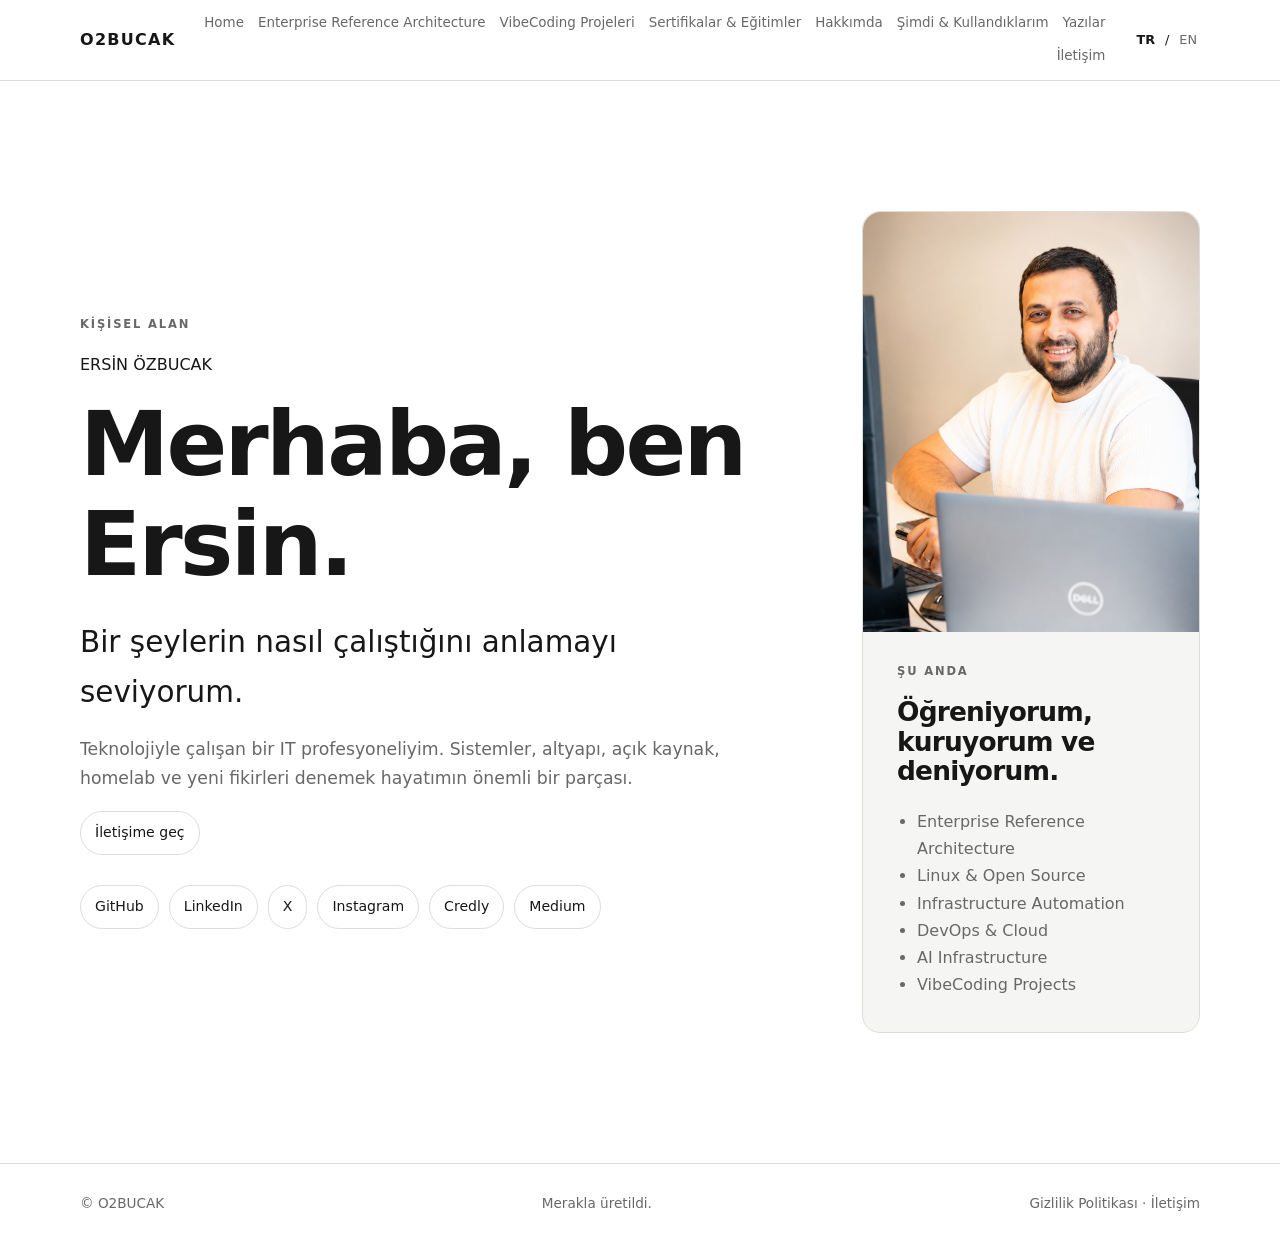
<file: index.html>
<!doctype html>
<html lang="tr"><head><meta charset="utf-8"><meta name="viewport" content="width=device-width, initial-scale=1">
<meta name="description" content="Ersin ÖZBUCAK — IT, technology, infrastructure, projects and personal journey."><title>O2BUCAK — Ersin ÖZBUCAK</title>
<meta property="og:title" content="O2BUCAK — Ersin ÖZBUCAK">
<meta property="og:description" content="Ersin ÖZBUCAK — IT, technology, infrastructure, projects and personal journey.">
<meta property="og:image" content="https://ersinozbucak.tr/assets/images/profile/ersin-home.png">
<meta property="og:url" content="https://ersinozbucak.tr/">
<meta property="og:type" content="website">
<script type="application/ld+json">{"@context":"https://schema.org","@type":"Organization","name":"O2BUCAK — Ersin ÖZBUCAK","url":"https://ersinozbucak.tr/","logo":"https://ersinozbucak.tr/assets/images/profile/ersin-home.png","sameAs":["https://github.com/O2BUCAK","https://www.linkedin.com/in/ersinozbucak/","https://x.com/o2bucak","https://www.instagram.com/o2bucak/","https://www.credly.com/users/o2bucak","https://o2bucak.medium.com/"]}</script>
<script async src="https://pagead2.googlesyndication.com/pagead/js/adsbygoogle.js?client=ca-pub-1046887903835726" crossorigin="anonymous"></script>
<link rel="canonical" href="https://ersinozbucak.tr/">
<link rel="icon" href="assets/favicon.svg" type="image/svg+xml"><link rel="stylesheet" href="assets/css/style.css"></head><body><header class="site-header"><div class="container nav-wrap"><a class="brand" href="index.html">O2BUCAK</a><nav class="nav">
<a href="index.html" data-i18n="nav.home">Home</a><a href="architecture.html" data-i18n="nav.architecture">Enterprise Reference Architecture</a><a href="projects.html" data-i18n="nav.vibecoding">VibeCoding Projeleri</a><a href="certifications.html" data-i18n="nav.certifications">Sertifikalar & Eğitimler</a><a href="about.html" data-i18n="nav.about">Hakkımda</a><a href="now.html" data-i18n="nav.now">Şimdi & Kullandıklarım</a><a href="articles.html" data-i18n="nav.articles">Yazılar</a><a href="contact.html">İletişim</a></nav><div class="language-switcher"><button class="lang active" data-lang="tr">TR</button><span>/</span><button class="lang" data-lang="en">EN</button></div></div></header><main><section id="home" class="hero section"><div class="container hero-grid"><div><p class="eyebrow" data-i18n="home.eyebrow">KİŞİSEL ALAN</p><p class="hero-kicker">ERSİN ÖZBUCAK</p><h1 data-i18n="home.title">Merhaba, ben Ersin.</h1><p class="hero-lead" data-i18n="home.lead">Bir şeylerin nasıl çalıştığını anlamayı seviyorum.</p><p class="hero-copy" data-i18n="home.intro">Teknolojiyle çalışan bir IT profesyoneliyim. Sistemler, altyapı, açık kaynak, homelab ve yeni fikirleri denemek hayatımın önemli bir parçası.</p><a class="button site-cta" href="contact.html">İletişime geç</a><div class="socials"><a href="#" data-social="github">GitHub</a><a href="#" data-social="linkedin">LinkedIn</a><a href="#" data-social="x">X</a><a href="#" data-social="instagram">Instagram</a><a href="#" data-social="credly">Credly</a><a href="#" data-social="medium">Medium</a></div></div><div class="hero-card"><p class="eyebrow" data-i18n="home.currentLabel">ŞU ANDA</p><h2 data-i18n="home.currentTitle">Öğreniyorum, kuruyorum ve deniyorum.</h2><ul><li data-i18n="home.current1">Enterprise Reference Architecture</li><li data-i18n="home.current2">Linux & Open Source</li><li data-i18n="home.current3">Infrastructure Automation</li><li data-i18n="home.current4">DevOps & Cloud</li><li data-i18n="home.current5">AI Infrastructure</li><li data-i18n="home.current6">VibeCoding Projects</li></ul></div></div></section>

</main><footer class="site-footer"><div class="container footer-wrap"><span>© <span id="year"></span> O2BUCAK</span><span data-i18n="footer.text">Merakla üretildi.</span><span><a href="privacy.html">Gizlilik Politikası</a> · <a href="contact.html">İletişim</a></span></div></footer><script src="assets/js/main.js"></script></body></html>
</file>
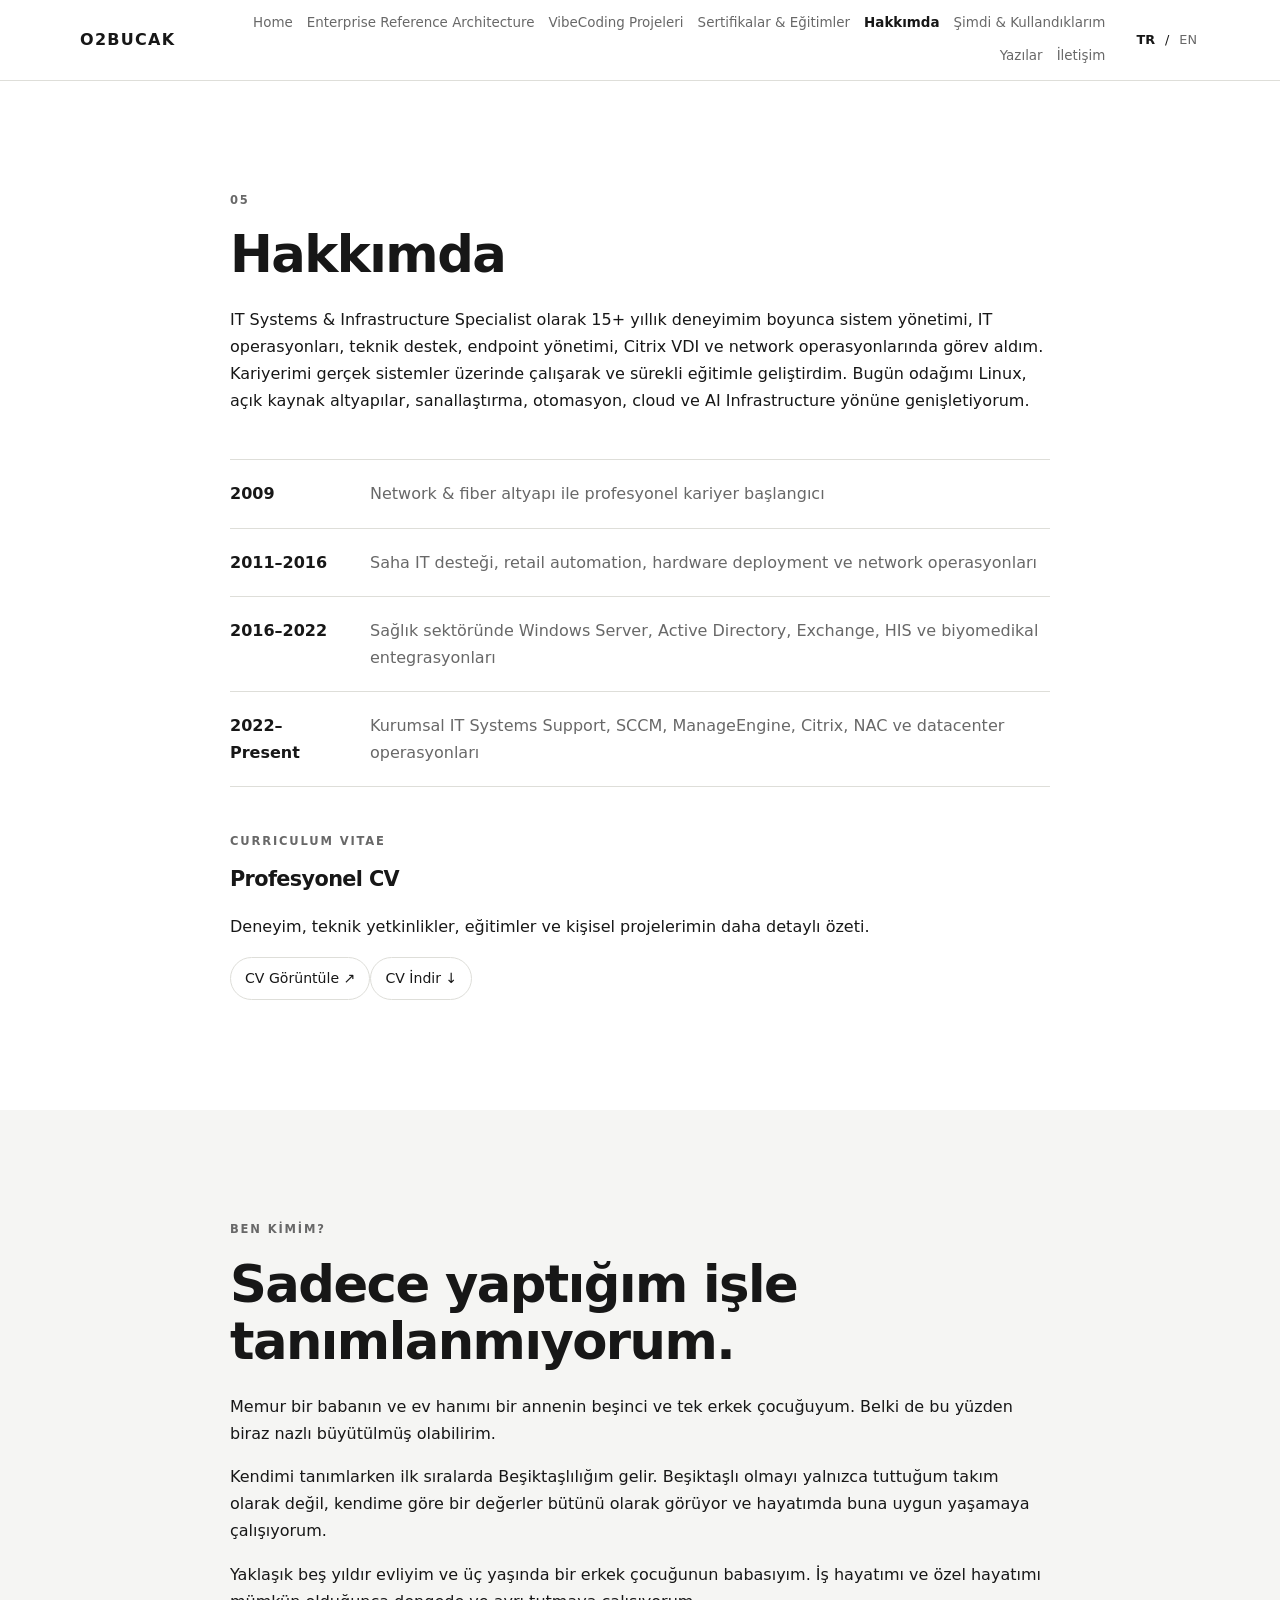
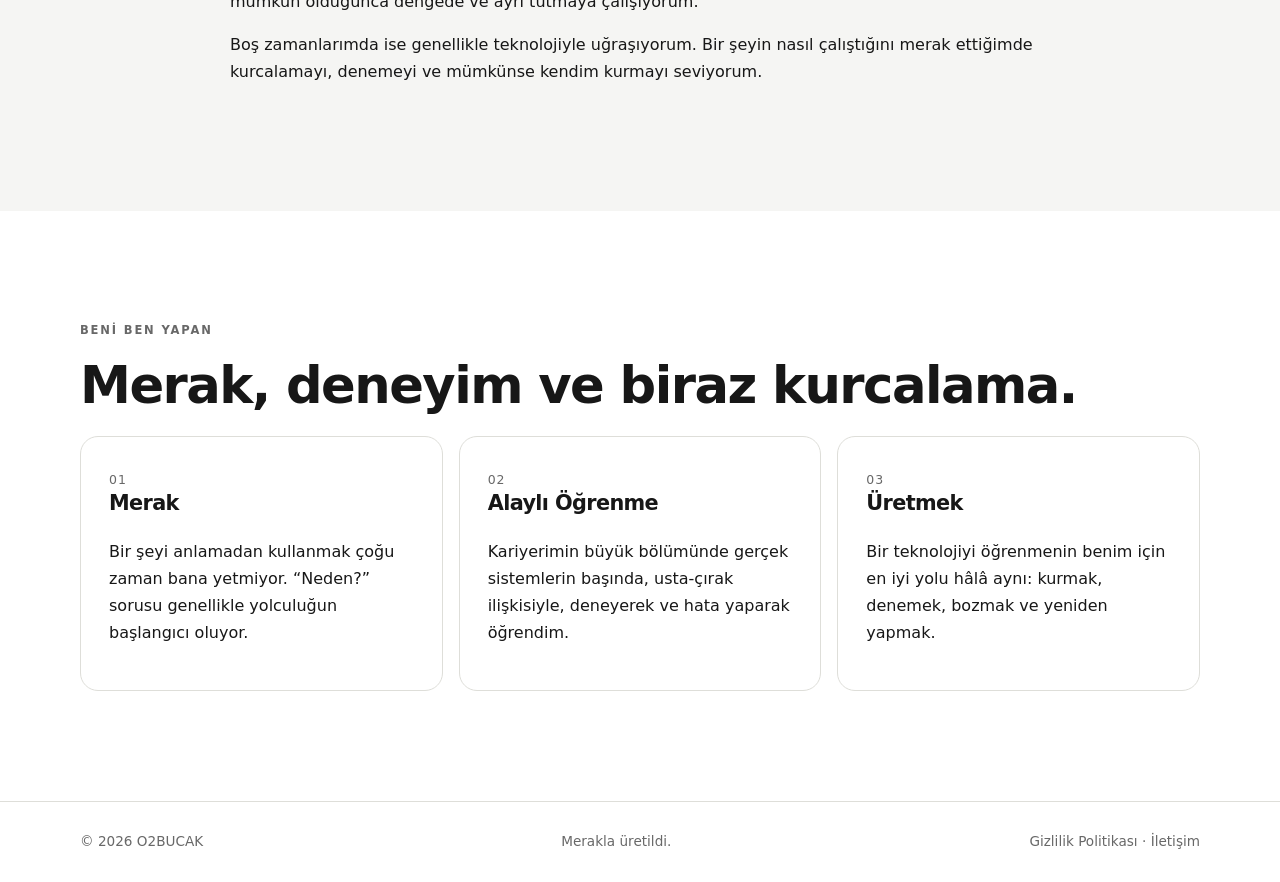
<file: about.html>
<!doctype html>
<html lang="tr"><head><meta charset="utf-8"><meta name="viewport" content="width=device-width, initial-scale=1">
<meta name="description" content="About Ersin ÖZBUCAK"><title>About — O2BUCAK</title>
<link rel="canonical" href="https://ersinozbucak.tr/about.html">
<link rel="icon" href="assets/favicon.svg" type="image/svg+xml"><link rel="stylesheet" href="assets/css/style.css"><script async src="https://pagead2.googlesyndication.com/pagead/js/adsbygoogle.js?client=ca-pub-1046887903835726" crossorigin="anonymous"></script></head><body><header class="site-header"><div class="container nav-wrap"><a class="brand" href="index.html">O2BUCAK</a><nav class="nav">
<a href="index.html" data-i18n="nav.home">Home</a><a href="architecture.html" data-i18n="nav.architecture">Enterprise Reference Architecture</a><a href="projects.html" data-i18n="nav.vibecoding">VibeCoding Projeleri</a><a href="certifications.html" data-i18n="nav.certifications">Sertifikalar & Eğitimler</a><a href="about.html" data-i18n="nav.about">Hakkımda</a><a href="now.html" data-i18n="nav.now">Şimdi & Kullandıklarım</a><a href="articles.html" data-i18n="nav.articles">Yazılar</a><a href="contact.html">İletişim</a></nav><div class="language-switcher"><button class="lang active" data-lang="tr">TR</button><span>/</span><button class="lang" data-lang="en">EN</button></div></div></header><main><section id="about" class="section"><div class="container narrow"><p class="eyebrow">05</p><h2 data-i18n="about.title">Hakkımda</h2><p data-i18n="about.intro">IT Systems & Infrastructure Specialist olarak 15+ yıllık deneyimim boyunca sistem yönetimi, IT operasyonları, teknik destek, endpoint yönetimi, Citrix VDI ve network operasyonlarında görev aldım. Kariyerimi gerçek sistemler üzerinde çalışarak ve sürekli eğitimle geliştirdim. Bugün odağımı Linux, açık kaynak altyapılar, sanallaştırma, otomasyon, cloud ve AI Infrastructure yönüne genişletiyorum.</p>
<div class="timeline"><div><strong>2009</strong><span data-i18n="about.timeline1">Network & fiber altyapı ile profesyonel kariyer başlangıcı</span></div><div><strong>2011–2016</strong><span data-i18n="about.timeline2">Saha IT desteği, retail automation, hardware deployment ve network operasyonları</span></div><div><strong>2016–2022</strong><span data-i18n="about.timeline3">Sağlık sektöründe Windows Server, Active Directory, Exchange, HIS ve biyomedikal entegrasyonları</span></div><div><strong>2022–Present</strong><span data-i18n="about.timeline4">Kurumsal IT Systems Support, SCCM, ManageEngine, Citrix, NAC ve datacenter operasyonları</span></div></div><div class="cv-card"><div><p class="eyebrow" data-i18n="about.cvLabel">CURRICULUM VITAE</p><h3 data-i18n="about.cvTitle">Profesyonel CV</h3><p data-i18n="about.cvText">Deneyim, teknik yetkinlikler, eğitimler ve kişisel projelerimin daha detaylı özeti.</p></div><div class="cv-actions"><a class="button" href="assets/documents/Ersin-Ozbucak-CV.pdf" target="_blank" rel="noopener noreferrer" data-i18n="about.viewCv">CV Görüntüle ↗</a><a class="button" href="assets/documents/Ersin-Ozbucak-CV.pdf" download data-i18n="about.downloadCv">CV İndir ↓</a></div></div></div></section><section class="section section-muted"><div class="container narrow"><p class="eyebrow" data-i18n="home.identityEyebrow">BEN KİMİM?</p><h2 data-i18n="home.identityTitle">Sadece yaptığım işle tanımlanmıyorum.</h2><div class="personal-story"><p data-i18n="home.story1">Memur bir babanın ve ev hanımı bir annenin beşinci ve tek erkek çocuğuyum. Belki de bu yüzden biraz nazlı büyütülmüş olabilirim.</p><p data-i18n="home.story2">Kendimi tanımlarken ilk sıralarda Beşiktaşlılığım gelir. Beşiktaşlı olmayı yalnızca tuttuğum takım olarak değil, kendime göre bir değerler bütünü olarak görüyor ve hayatımda buna uygun yaşamaya çalışıyorum.</p><p data-i18n="home.story3">Yaklaşık beş yıldır evliyim ve üç yaşında bir erkek çocuğunun babasıyım. İş hayatımı ve özel hayatımı mümkün olduğunca dengede ve ayrı tutmaya çalışıyorum.</p><p data-i18n="home.story4">Boş zamanlarımda ise genellikle teknolojiyle uğraşıyorum. Bir şeyin nasıl çalıştığını merak ettiğimde kurcalamayı, denemeyi ve mümkünse kendim kurmayı seviyorum.</p></div></div></section><section class="section"><div class="container"><p class="eyebrow" data-i18n="home.characterEyebrow">BENİ BEN YAPAN</p><h2 data-i18n="home.characterTitle">Merak, deneyim ve biraz kurcalama.</h2><div class="cards three"><article class="card"><span>01</span><h3 data-i18n="home.character1Title">Merak</h3><p data-i18n="home.character1Text">Bir şeyi anlamadan kullanmak çoğu zaman bana yetmiyor. “Neden?” sorusu genellikle yolculuğun başlangıcı oluyor.</p></article><article class="card"><span>02</span><h3 data-i18n="home.character2Title">Alaylı Öğrenme</h3><p data-i18n="home.character2Text">Kariyerimin büyük bölümünde gerçek sistemlerin başında, usta-çırak ilişkisiyle, deneyerek ve hata yaparak öğrendim.</p></article><article class="card"><span>03</span><h3 data-i18n="home.character3Title">Üretmek</h3><p data-i18n="home.character3Text">Bir teknolojiyi öğrenmenin benim için en iyi yolu hâlâ aynı: kurmak, denemek, bozmak ve yeniden yapmak.</p></article></div></div></section></main><footer class="site-footer"><div class="container footer-wrap"><span>© <span id="year"></span> O2BUCAK</span><span data-i18n="footer.text">Merakla üretildi.</span><span><a href="privacy.html">Gizlilik Politikası</a> · <a href="contact.html">İletişim</a></span></div></footer><script src="assets/js/main.js"></script></body></html>
</file>
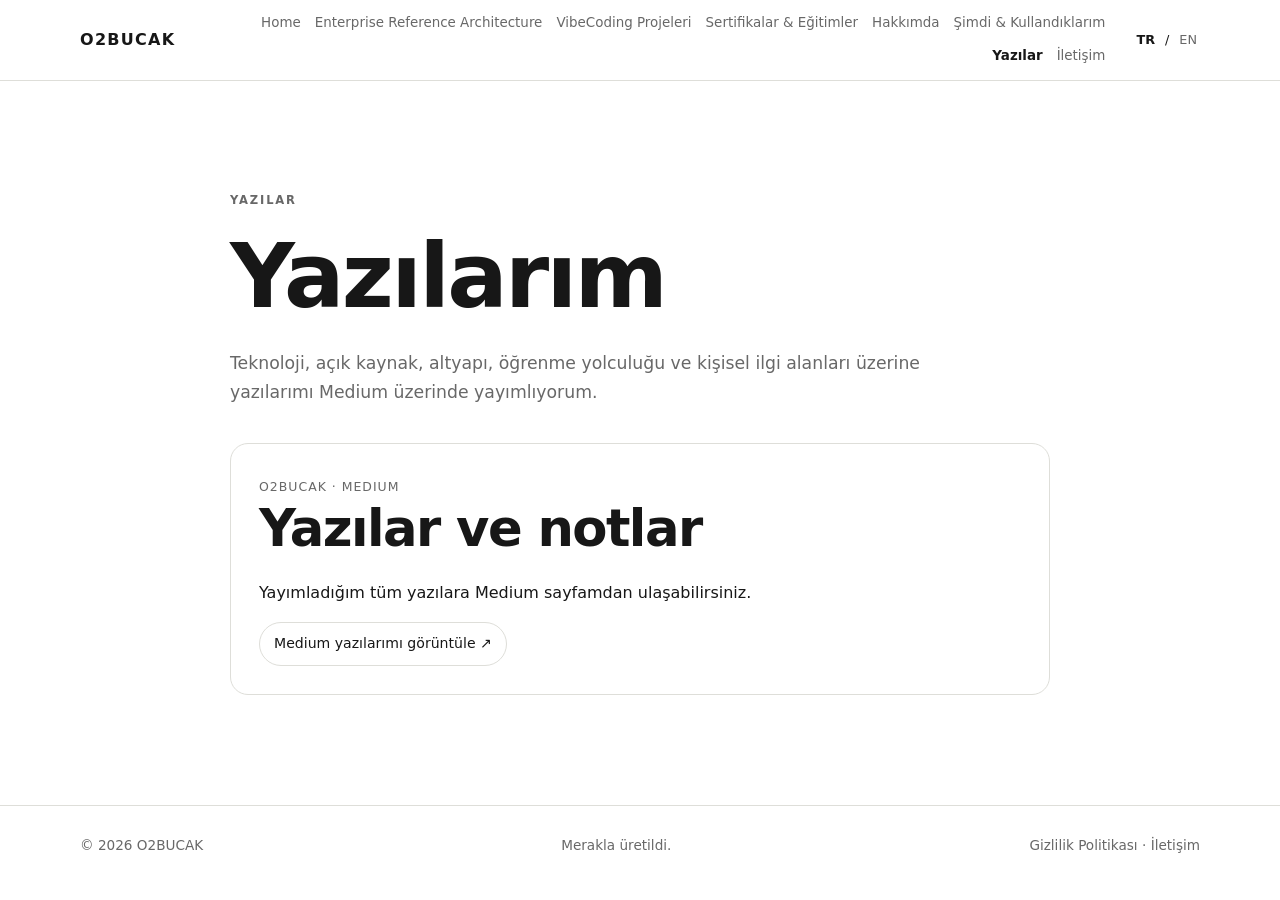
<file: articles.html>
<!doctype html>
<html lang="tr"><head><meta charset="utf-8"><meta name="viewport" content="width=device-width, initial-scale=1">
<meta name="description" content="Ersin ÖZBUCAK tarafından yayımlanan teknoloji ve kişisel yazılar"><title>Yazılar — O2BUCAK</title>
<link rel="canonical" href="https://ersinozbucak.tr/articles.html">
<link rel="icon" href="assets/favicon.svg" type="image/svg+xml"><link rel="stylesheet" href="assets/css/style.css"><script async src="https://pagead2.googlesyndication.com/pagead/js/adsbygoogle.js?client=ca-pub-1046887903835726" crossorigin="anonymous"></script></head><body><header class="site-header"><div class="container nav-wrap"><a class="brand" href="index.html">O2BUCAK</a><nav class="nav">
<a href="index.html" data-i18n="nav.home">Home</a><a href="architecture.html" data-i18n="nav.architecture">Enterprise Reference Architecture</a><a href="projects.html" data-i18n="nav.vibecoding">VibeCoding Projeleri</a><a href="certifications.html" data-i18n="nav.certifications">Sertifikalar & Eğitimler</a><a href="about.html" data-i18n="nav.about">Hakkımda</a><a href="now.html" data-i18n="nav.now">Şimdi & Kullandıklarım</a><a href="articles.html" data-i18n="nav.articles">Yazılar</a><a href="contact.html">İletişim</a></nav><div class="language-switcher"><button class="lang active" data-lang="tr">TR</button><span>/</span><button class="lang" data-lang="en">EN</button></div></div></header><main><section class="section"><div class="container narrow"><p class="eyebrow">YAZILAR</p><h1 data-i18n="articles.title">Yazılarım</h1><p class="section-intro" data-i18n="articles.intro">Teknoloji, açık kaynak, altyapı, öğrenme yolculuğu ve kişisel ilgi alanları üzerine yazılarımı Medium üzerinde yayımlıyorum.</p><article class="card" style="margin-top:36px"><span>O2BUCAK · MEDIUM</span><h2 data-i18n="articles.mediumTitle">Yazılar ve notlar</h2><p data-i18n="articles.mediumText">Yayımladığım tüm yazılara Medium sayfamdan ulaşabilirsiniz.</p><a class="button" href="https://o2bucak.medium.com/" target="_blank" rel="noopener noreferrer" data-i18n="articles.openMedium">Medium yazılarımı görüntüle ↗</a></article></div></section></main><footer class="site-footer"><div class="container footer-wrap"><span>© <span id="year"></span> O2BUCAK</span><span data-i18n="footer.text">Merakla üretildi.</span><span><a href="privacy.html">Gizlilik Politikası</a> · <a href="contact.html">İletişim</a></span></div></footer><script src="assets/js/main.js"></script></body></html>
</file>
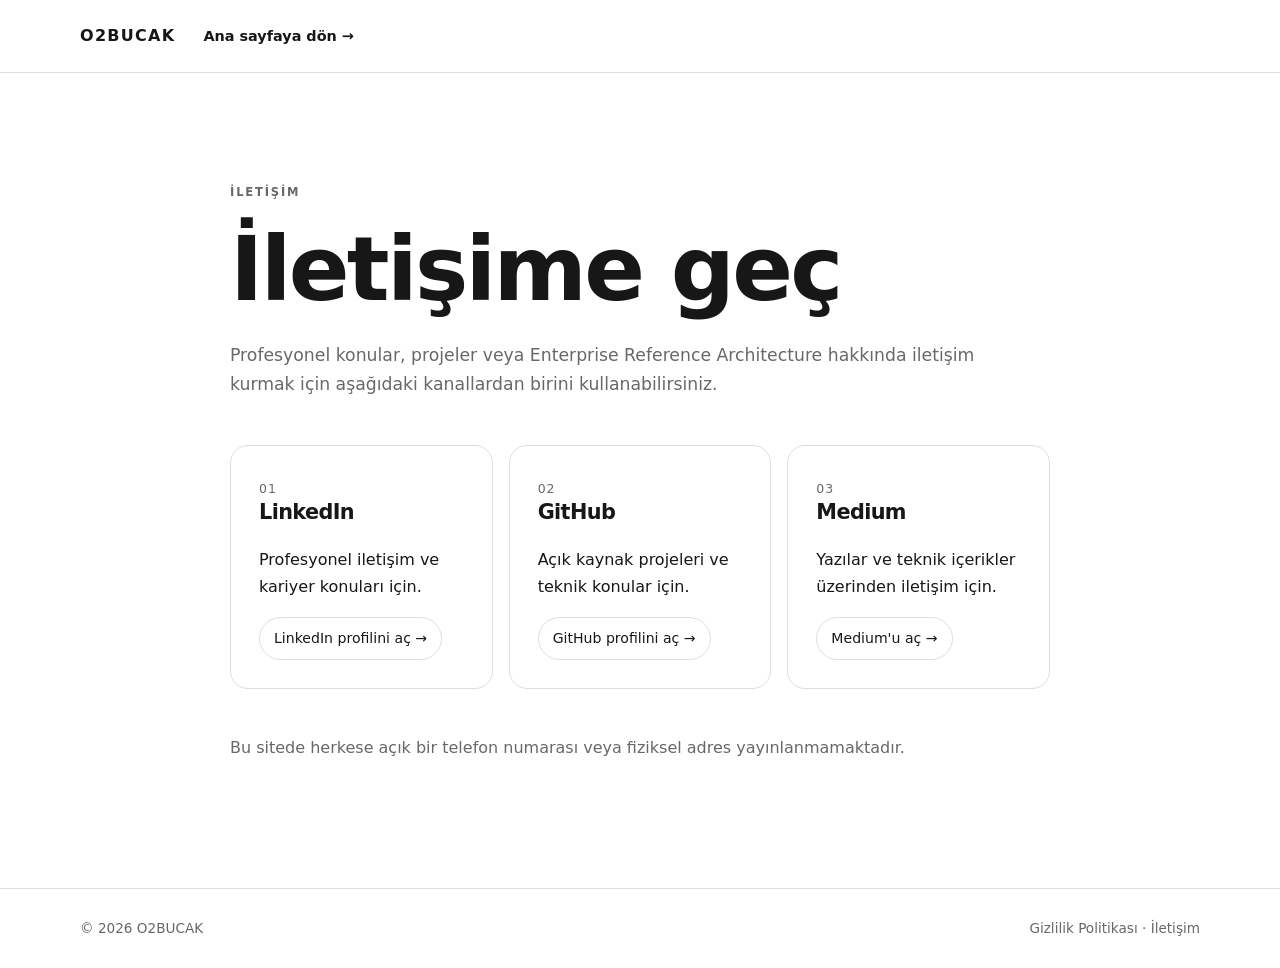
<file: contact.html>
<!doctype html>
<html lang="tr">
<head>
<meta charset="utf-8"><meta name="viewport" content="width=device-width, initial-scale=1">
<meta name="description" content="O2BUCAK contact page for Ersin ÖZBUCAK.">
<title>İletişim — O2BUCAK</title>
<link rel="canonical" href="https://ersin.ozbucak.com.tr/contact.html">
<link rel="icon" href="assets/favicon.svg" type="image/svg+xml">
<link rel="stylesheet" href="assets/css/style.css">
<script async src="https://pagead2.googlesyndication.com/pagead/js/adsbygoogle.js?client=ca-pub-1046887903835726"
     crossorigin="anonymous"></script>
</head>
<body>
<header class="site-header"><div class="container nav-wrap"><a class="brand" href="/">O2BUCAK</a><a class="text-link" href="/">Ana sayfaya dön →</a></div></header>
<main><section class="section"><div class="container narrow">
<p class="eyebrow">İLETİŞİM</p><h1>İletişime geç</h1>
<p class="section-intro">Profesyonel konular, projeler veya Enterprise Reference Architecture hakkında iletişim kurmak için aşağıdaki kanallardan birini kullanabilirsiniz.</p>
<div class="cards three" style="margin-top:45px">
<article class="card"><span>01</span><h3>LinkedIn</h3><p>Profesyonel iletişim ve kariyer konuları için.</p><a class="button" href="https://www.linkedin.com/in/ersinozbucak/" target="_blank" rel="noopener noreferrer">LinkedIn profilini aç →</a></article>
<article class="card"><span>02</span><h3>GitHub</h3><p>Açık kaynak projeleri ve teknik konular için.</p><a class="button" href="https://github.com/O2BUCAK" target="_blank" rel="noopener noreferrer">GitHub profilini aç →</a></article>
<article class="card"><span>03</span><h3>Medium</h3><p>Yazılar ve teknik içerikler üzerinden iletişim için.</p><a class="button" href="https://o2bucak.medium.com/" target="_blank" rel="noopener noreferrer">Medium'u aç →</a></article>
</div>
<p style="margin-top:45px;color:var(--muted)">Bu sitede herkese açık bir telefon numarası veya fiziksel adres yayınlanmamaktadır.</p>
</div></section></main>
<footer class="site-footer"><div class="container footer-wrap"><span>© <span id="year"></span> O2BUCAK</span><span><a href="privacy.html">Gizlilik Politikası</a> · <a href="contact.html">İletişim</a></span></div></footer>
<script>document.getElementById('year').textContent=new Date().getFullYear();</script>
</body></html>
</file>
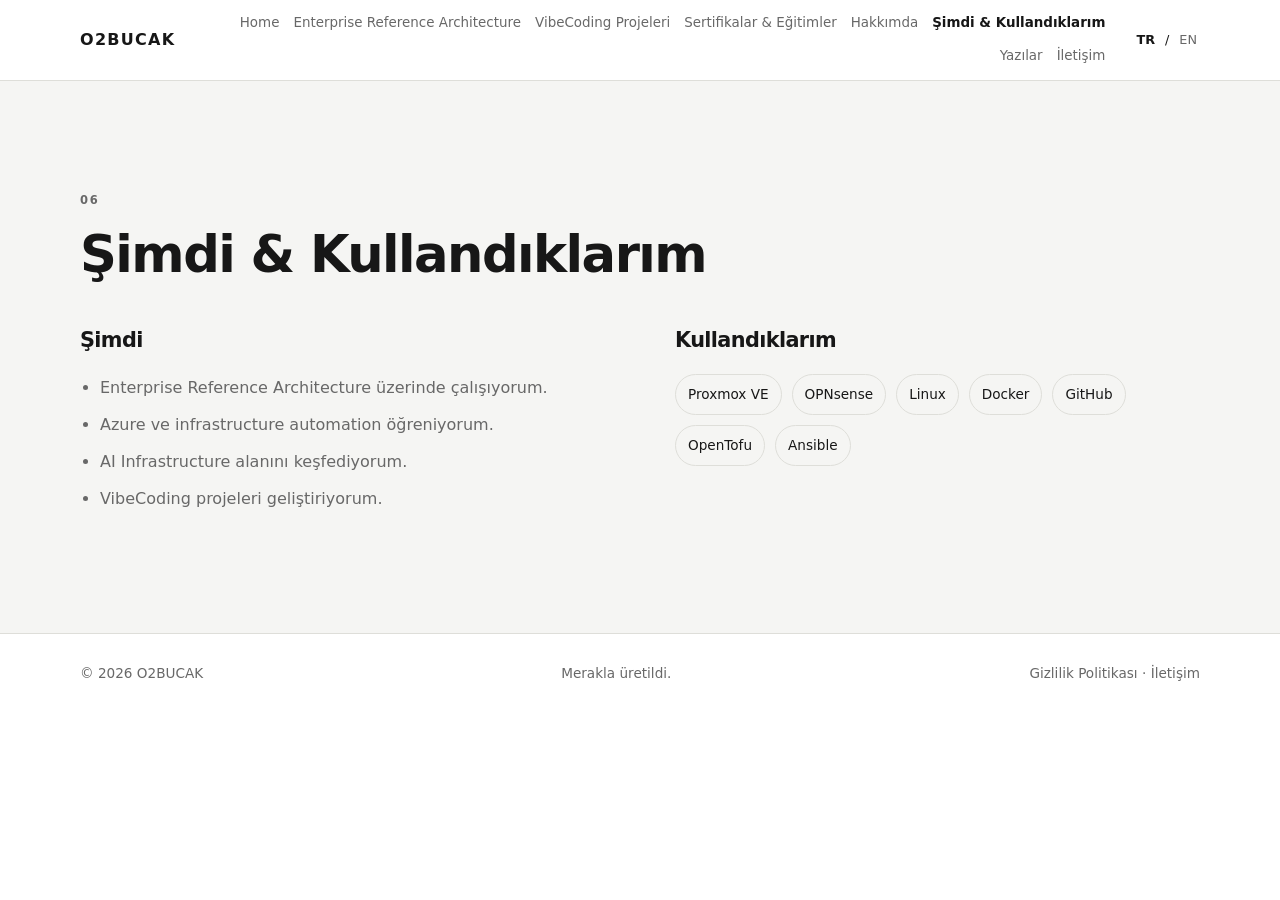
<file: now.html>
<!doctype html>
<html lang="tr"><head><meta charset="utf-8"><meta name="viewport" content="width=device-width, initial-scale=1">
<meta name="description" content="Now and tools used by Ersin ÖZBUCAK"><title>Now — O2BUCAK</title>
<link rel="canonical" href="https://ersinozbucak.tr/now.html">
<link rel="icon" href="assets/favicon.svg" type="image/svg+xml"><link rel="stylesheet" href="assets/css/style.css"><script async src="https://pagead2.googlesyndication.com/pagead/js/adsbygoogle.js?client=ca-pub-1046887903835726" crossorigin="anonymous"></script></head><body><header class="site-header"><div class="container nav-wrap"><a class="brand" href="index.html">O2BUCAK</a><nav class="nav">
<a href="index.html" data-i18n="nav.home">Home</a><a href="architecture.html" data-i18n="nav.architecture">Enterprise Reference Architecture</a><a href="projects.html" data-i18n="nav.vibecoding">VibeCoding Projeleri</a><a href="certifications.html" data-i18n="nav.certifications">Sertifikalar & Eğitimler</a><a href="about.html" data-i18n="nav.about">Hakkımda</a><a href="now.html" data-i18n="nav.now">Şimdi & Kullandıklarım</a><a href="articles.html" data-i18n="nav.articles">Yazılar</a><a href="contact.html">İletişim</a></nav><div class="language-switcher"><button class="lang active" data-lang="tr">TR</button><span>/</span><button class="lang" data-lang="en">EN</button></div></div></header><main><section id="now" class="section section-muted"><div class="container"><p class="eyebrow">06</p><h2 data-i18n="now.title">Şimdi & Kullandıklarım</h2><div class="now-grid"><div><h3 data-i18n="now.nowTitle">Şimdi</h3><ul class="clean-list"><li data-i18n="now.n1">Enterprise Reference Architecture üzerinde çalışıyorum.</li><li data-i18n="now.n2">Azure ve infrastructure automation öğreniyorum.</li><li data-i18n="now.n3">AI Infrastructure alanını keşfediyorum.</li><li data-i18n="now.n4">VibeCoding projeleri geliştiriyorum.</li></ul></div><div><h3 data-i18n="now.usesTitle">Kullandıklarım</h3><div class="uses-list"><span>Proxmox VE</span><span>OPNsense</span><span>Linux</span><span>Docker</span><span>GitHub</span><span>OpenTofu</span><span>Ansible</span></div></div></div></div></section></main><footer class="site-footer"><div class="container footer-wrap"><span>© <span id="year"></span> O2BUCAK</span><span data-i18n="footer.text">Merakla üretildi.</span><span><a href="privacy.html">Gizlilik Politikası</a> · <a href="contact.html">İletişim</a></span></div></footer><script src="assets/js/main.js"></script></body></html>
</file>
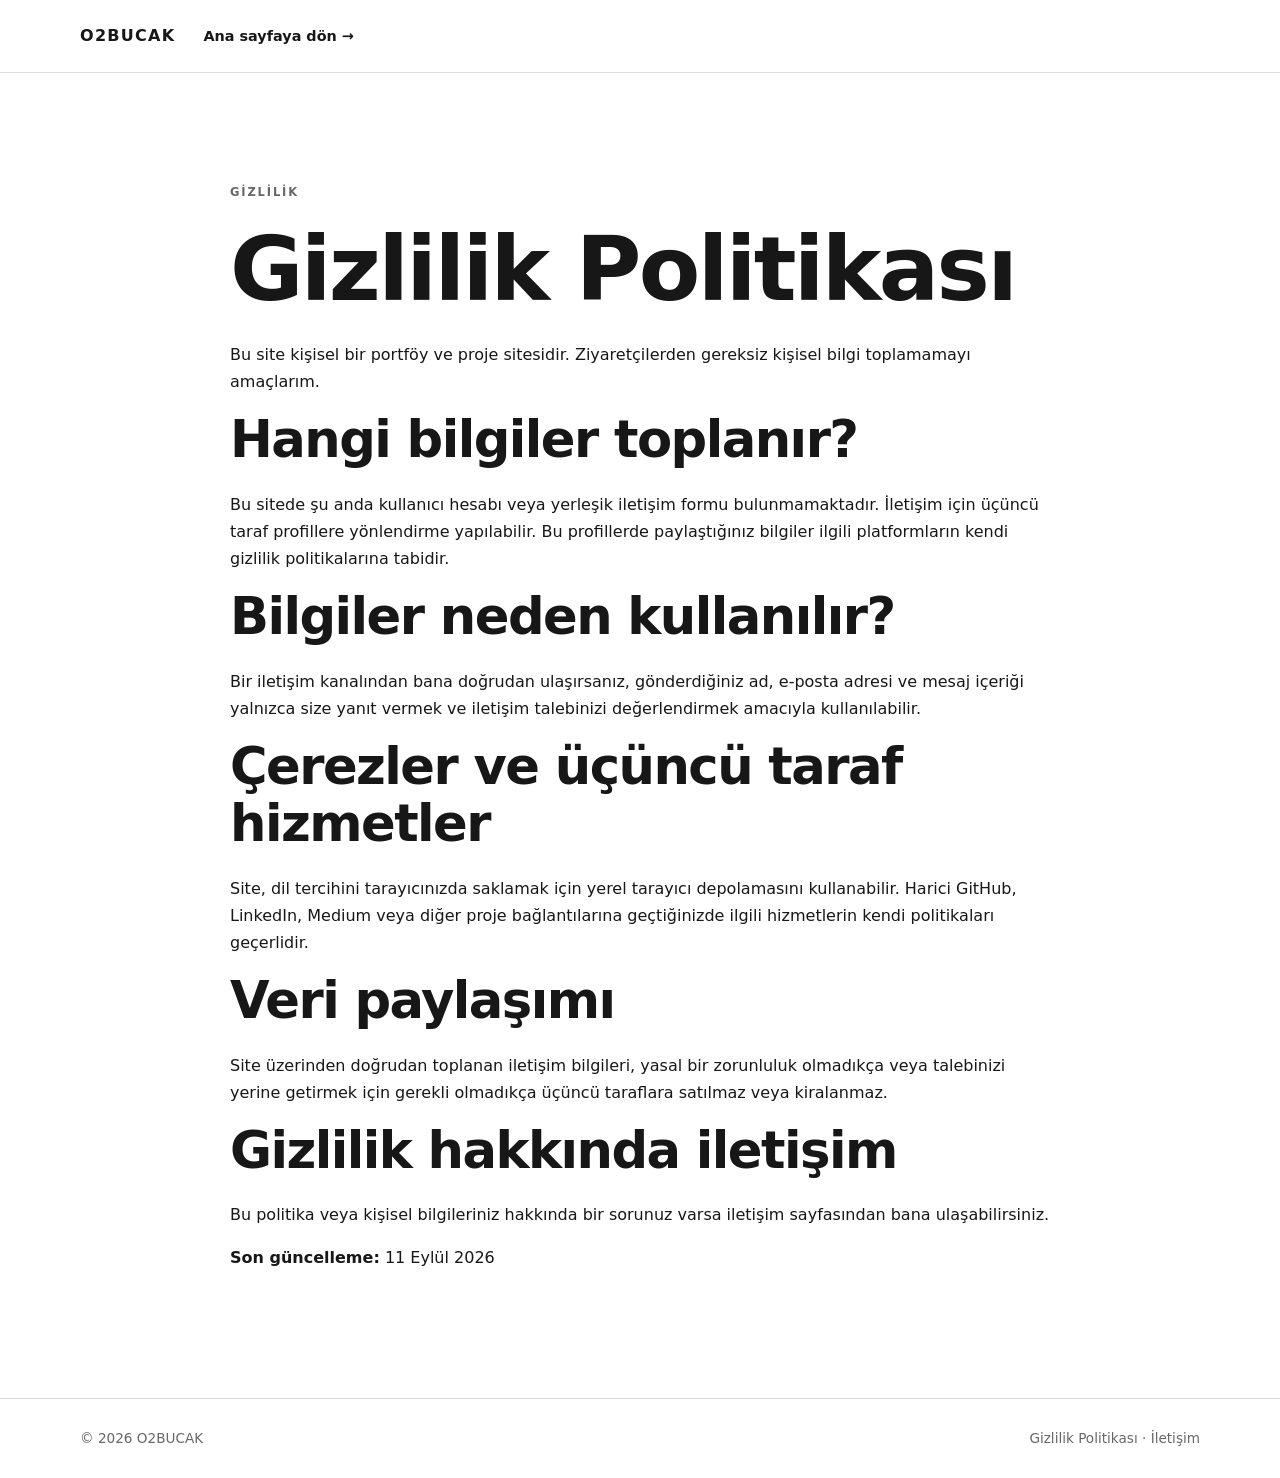
<file: privacy.html>
<!doctype html>
<html lang="tr">
<head>
<meta charset="utf-8"><meta name="viewport" content="width=device-width, initial-scale=1">
<meta name="description" content="O2BUCAK privacy policy.">
<title>Gizlilik Politikası — O2BUCAK</title>
<link rel="canonical" href="https://ersin.ozbucak.com.tr/privacy.html">
<link rel="icon" href="assets/favicon.svg" type="image/svg+xml">
<link rel="stylesheet" href="assets/css/style.css">
<script async src="https://pagead2.googlesyndication.com/pagead/js/adsbygoogle.js?client=ca-pub-1046887903835726"
     crossorigin="anonymous"></script>
</head>
<body>
<header class="site-header"><div class="container nav-wrap"><a class="brand" href="/">O2BUCAK</a><a class="text-link" href="/">Ana sayfaya dön →</a></div></header>
<main><section class="section"><div class="container narrow">
<p class="eyebrow">GİZLİLİK</p><h1>Gizlilik Politikası</h1>
<p>Bu site kişisel bir portföy ve proje sitesidir. Ziyaretçilerden gereksiz kişisel bilgi toplamamayı amaçlarım.</p>
<h2>Hangi bilgiler toplanır?</h2><p>Bu sitede şu anda kullanıcı hesabı veya yerleşik iletişim formu bulunmamaktadır. İletişim için üçüncü taraf profillere yönlendirme yapılabilir. Bu profillerde paylaştığınız bilgiler ilgili platformların kendi gizlilik politikalarına tabidir.</p>
<h2>Bilgiler neden kullanılır?</h2><p>Bir iletişim kanalından bana doğrudan ulaşırsanız, gönderdiğiniz ad, e-posta adresi ve mesaj içeriği yalnızca size yanıt vermek ve iletişim talebinizi değerlendirmek amacıyla kullanılabilir.</p>
<h2>Çerezler ve üçüncü taraf hizmetler</h2><p>Site, dil tercihini tarayıcınızda saklamak için yerel tarayıcı depolamasını kullanabilir. Harici GitHub, LinkedIn, Medium veya diğer proje bağlantılarına geçtiğinizde ilgili hizmetlerin kendi politikaları geçerlidir.</p>
<h2>Veri paylaşımı</h2><p>Site üzerinden doğrudan toplanan iletişim bilgileri, yasal bir zorunluluk olmadıkça veya talebinizi yerine getirmek için gerekli olmadıkça üçüncü taraflara satılmaz veya kiralanmaz.</p>
<h2>Gizlilik hakkında iletişim</h2><p>Bu politika veya kişisel bilgileriniz hakkında bir sorunuz varsa <a href="contact.html">iletişim sayfasından</a> bana ulaşabilirsiniz.</p>
<p><strong>Son güncelleme:</strong> 11 Eylül 2026</p>
</div></section></main>
<footer class="site-footer"><div class="container footer-wrap"><span>© <span id="year"></span> O2BUCAK</span><span><a href="privacy.html">Gizlilik Politikası</a> · <a href="contact.html">İletişim</a></span></div></footer>
<script>document.getElementById('year').textContent=new Date().getFullYear();</script>
</body></html>
</file>
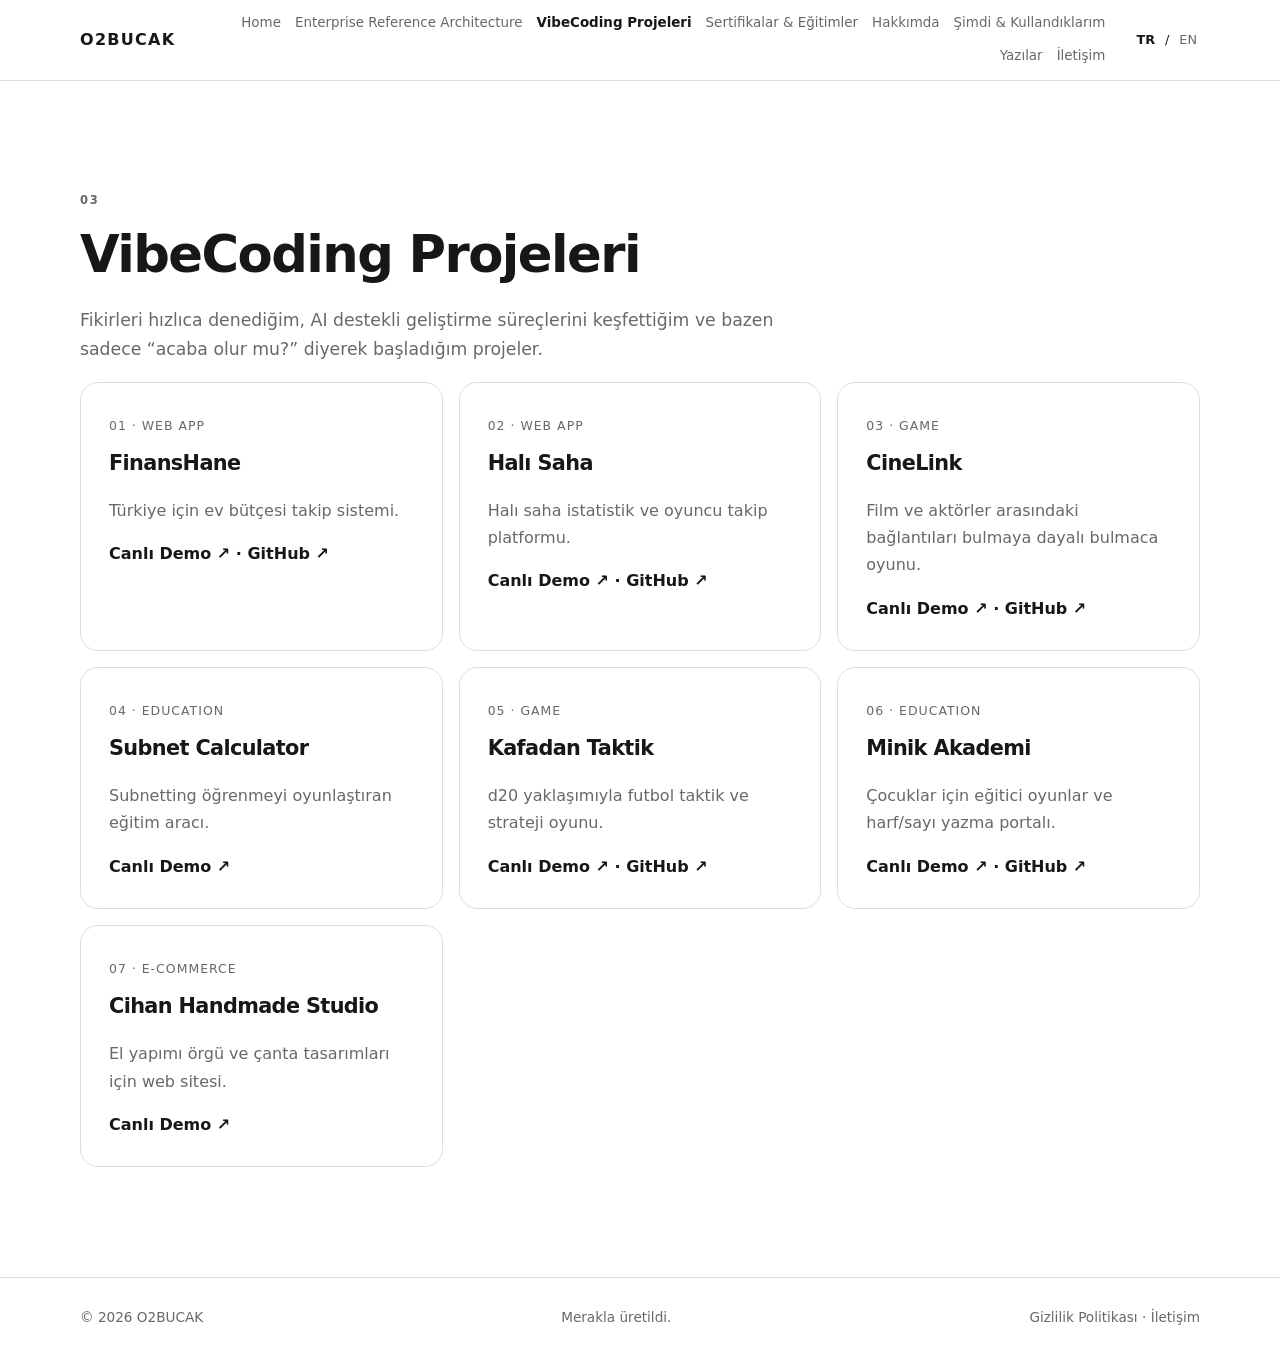
<file: projects.html>
<!doctype html>
<html lang="tr"><head><meta charset="utf-8"><meta name="viewport" content="width=device-width, initial-scale=1">
<meta name="description" content="VibeCoding projects by Ersin ÖZBUCAK"><title>Projects — O2BUCAK</title>
<link rel="canonical" href="https://ersinozbucak.tr/projects.html">
<link rel="icon" href="assets/favicon.svg" type="image/svg+xml"><link rel="stylesheet" href="assets/css/style.css"><script async src="https://pagead2.googlesyndication.com/pagead/js/adsbygoogle.js?client=ca-pub-1046887903835726" crossorigin="anonymous"></script></head><body><header class="site-header"><div class="container nav-wrap"><a class="brand" href="index.html">O2BUCAK</a><nav class="nav">
<a href="index.html" data-i18n="nav.home">Home</a><a href="architecture.html" data-i18n="nav.architecture">Enterprise Reference Architecture</a><a href="projects.html" data-i18n="nav.vibecoding">VibeCoding Projeleri</a><a href="certifications.html" data-i18n="nav.certifications">Sertifikalar & Eğitimler</a><a href="about.html" data-i18n="nav.about">Hakkımda</a><a href="now.html" data-i18n="nav.now">Şimdi & Kullandıklarım</a><a href="articles.html" data-i18n="nav.articles">Yazılar</a><a href="contact.html">İletişim</a></nav><div class="language-switcher"><button class="lang active" data-lang="tr">TR</button><span>/</span><button class="lang" data-lang="en">EN</button></div></div></header><main><section id="projects" class="section"><div class="container"><p class="eyebrow">03</p><h2 data-i18n="vibecoding.title">VibeCoding Projeleri</h2><p class="section-intro" data-i18n="vibecoding.intro">Fikirleri hızlıca denediğim, AI destekli geliştirme süreçlerini keşfettiğim ve bazen sadece “acaba olur mu?” diyerek başladığım projeler.</p><div class="cards three vibe-grid">
<article class="card project-card"><span>01 · WEB APP</span><h3>FinansHane</h3><p data-i18n="project.finance">Türkiye için ev bütçesi takip sistemi.</p><strong><a href="https://finans.ozbucak.com.tr/" target="_blank" rel="noopener noreferrer" data-i18n="vibecoding.demo">Canlı Demo ↗</a> · <a href="https://github.com/O2BUCAK/finanshaneV2" target="_blank" rel="noopener noreferrer" data-i18n="vibecoding.github">GitHub ↗</a></strong></article>
<article class="card project-card"><span>02 · WEB APP</span><h3>Halı Saha</h3><p data-i18n="project.halisaha">Halı saha istatistik ve oyuncu takip platformu.</p><strong><a href="https://halisaha.ozbucak.com.tr/" target="_blank" rel="noopener noreferrer" data-i18n="vibecoding.demo">Canlı Demo ↗</a> · <a href="https://github.com/O2BUCAK/HaliSaha" target="_blank" rel="noopener noreferrer" data-i18n="vibecoding.github">GitHub ↗</a></strong></article>
<article class="card project-card"><span>03 · GAME</span><h3>CineLink</h3><p data-i18n="project.cinelink">Film ve aktörler arasındaki bağlantıları bulmaya dayalı bulmaca oyunu.</p><strong><a href="https://cinelink.ozbucak.com.tr/" target="_blank" rel="noopener noreferrer" data-i18n="vibecoding.demo">Canlı Demo ↗</a> · <a href="https://github.com/O2BUCAK/CineLink" target="_blank" rel="noopener noreferrer" data-i18n="vibecoding.github">GitHub ↗</a></strong></article>
<article class="card project-card"><span>04 · EDUCATION</span><h3>Subnet Calculator</h3><p data-i18n="project.subnet">Subnetting öğrenmeyi oyunlaştıran eğitim aracı.</p><strong><a href="https://subnet.ozbucak.com.tr/" target="_blank" rel="noopener noreferrer" data-i18n="vibecoding.demo">Canlı Demo ↗</a></strong></article>
<article class="card project-card"><span>05 · GAME</span><h3>Kafadan Taktik</h3><p data-i18n="project.taktik">d20 yaklaşımıyla futbol taktik ve strateji oyunu.</p><strong><a href="https://kafadantaktik.ozbucak.com.tr/" target="_blank" rel="noopener noreferrer" data-i18n="vibecoding.demo">Canlı Demo ↗</a> · <a href="https://github.com/O2BUCAK/KafadanTaktik" target="_blank" rel="noopener noreferrer" data-i18n="vibecoding.github">GitHub ↗</a></strong></article>
<article class="card project-card"><span>06 · EDUCATION</span><h3>Minik Akademi</h3><p data-i18n="project.minik">Çocuklar için eğitici oyunlar ve harf/sayı yazma portalı.</p><strong><a href="https://minikakademi.ozbucak.com.tr/" target="_blank" rel="noopener noreferrer" data-i18n="vibecoding.demo">Canlı Demo ↗</a> · <a href="https://github.com/O2BUCAK/MinikAkademi" target="_blank" rel="noopener noreferrer" data-i18n="vibecoding.github">GitHub ↗</a></strong></article>
<article class="card project-card"><span>07 · E-COMMERCE</span><h3>Cihan Handmade Studio</h3><p data-i18n="project.cihan">El yapımı örgü ve çanta tasarımları için web sitesi.</p><strong><a href="https://cihan.ozbucak.com.tr/" target="_blank" rel="noopener noreferrer" data-i18n="vibecoding.demo">Canlı Demo ↗</a></strong></article>
</div></div></section></main><footer class="site-footer"><div class="container footer-wrap"><span>© <span id="year"></span> O2BUCAK</span><span data-i18n="footer.text">Merakla üretildi.</span><span><a href="privacy.html">Gizlilik Politikası</a> · <a href="contact.html">İletişim</a></span></div></footer><script src="assets/js/main.js"></script></body></html>
</file>
<file: assets/css/style.css>
:root { --bg:#fff; --surface:#f5f5f3; --text:#171717; --muted:#686868; --line:#deded9; --max:1120px; --radius:18px; }
*{box-sizing:border-box} html{scroll-behavior:smooth} body{margin:0;background:var(--bg);color:var(--text);font-family:Inter,ui-sans-serif,system-ui,-apple-system,BlinkMacSystemFont,"Segoe UI",sans-serif;line-height:1.7} a{color:inherit;text-decoration:none}.container{width:min(var(--max),calc(100% - 40px));margin:0 auto}.narrow{max-width:820px}.section{padding:110px 0;scroll-margin-top:80px}.section-muted{background:var(--surface)}.site-header{position:sticky;top:0;z-index:20;background:rgba(255,255,255,.92);backdrop-filter:blur(12px);border-bottom:1px solid var(--line)}.nav-wrap{min-height:72px;display:flex;align-items:center;gap:28px}.brand{font-weight:800;letter-spacing:.08em;white-space:nowrap}.nav{display:flex;gap:14px;flex:1;justify-content:center}.nav a{font-size:.84rem;color:var(--muted);white-space:nowrap;transition:color .2s}.nav a:hover{color:var(--text)}.nav a[aria-current='page']{color:var(--text);font-weight:800}.language-switcher{display:flex;gap:7px;align-items:center;font-size:.8rem;white-space:nowrap}.lang{border:0;background:transparent;padding:3px;color:var(--muted);cursor:pointer;font:inherit}.lang.active{color:var(--text);font-weight:800}.hero{padding-top:130px;padding-bottom:130px}.hero-grid{display:grid;grid-template-columns:1.35fr .65fr;gap:80px;align-items:center}.eyebrow{margin:0 0 16px;font-size:.72rem;letter-spacing:.16em;font-weight:800;color:var(--muted);text-transform:uppercase}h1,h2,h3{line-height:1.12;margin:0 0 22px;letter-spacing:-.03em}h1{font-size:clamp(3rem,7vw,6.5rem);max-width:900px}h2{font-size:clamp(2rem,4vw,3.6rem)}h3{font-size:1.3rem}.hero-lead{font-size:clamp(1.3rem,2.3vw,2rem);max-width:720px;margin:0 0 18px}.hero-copy,.section-intro{color:var(--muted);font-size:1.08rem;max-width:760px}.hero-card{border:1px solid var(--line);border-radius:var(--radius);padding:34px;background:var(--surface)}.hero-card::before{content:"";display:block;width:calc(100% + 68px);margin:-34px -34px 30px;aspect-ratio:4/5;border-radius:var(--radius) var(--radius) 0 0;background:url("../images/profile/ersin-home.png") center center/cover no-repeat}.hero-card h2{font-size:1.65rem}.hero-card ul{margin:0;padding-left:20px;color:var(--muted)}.socials{display:flex;flex-wrap:wrap;gap:10px;margin-top:30px}.socials a,.button{display:inline-flex;align-items:center;border:1px solid var(--line);border-radius:999px;padding:9px 14px;font-size:.88rem;background:var(--bg);transition:transform .2s,border-color .2s}.socials a:hover,.button:hover{transform:translateY(-2px);border-color:var(--text)}.section-heading{display:flex;align-items:end;justify-content:space-between;gap:30px;margin-bottom:24px}.text-link{font-size:.9rem;font-weight:700;white-space:nowrap}.architecture-diagram{margin:55px 0;padding:40px;border:1px solid var(--line);border-radius:var(--radius);text-align:center;background:#fafaf9}.diagram-node{display:inline-block;padding:12px 18px;border:1px solid var(--line);border-radius:10px;background:var(--bg);font:700 .82rem/1.2 ui-monospace,SFMono-Regular,Menlo,monospace}.diagram-node.strong{border-color:var(--text)}.diagram-line{height:30px;width:1px;background:var(--line);margin:0 auto}.diagram-branches{display:grid;grid-template-columns:repeat(4,1fr);gap:12px;margin-top:35px}.cards{display:grid;gap:16px}.cards.three{grid-template-columns:repeat(3,1fr)}.card{border:1px solid var(--line);border-radius:var(--radius);padding:28px;background:var(--bg);min-height:150px;transition:transform .2s,border-color .2s}.card:hover{transform:translateY(-3px);border-color:#aaa}.card span,.cert-card p{color:var(--muted);font-size:.78rem;letter-spacing:.08em;text-transform:uppercase}.card strong{display:block;margin-top:10px}.project-card h3{margin-top:14px}.project-card p{color:var(--muted)}.cert-grid{display:flex;flex-wrap:wrap;gap:18px;margin-top:65px;align-items:stretch}.cert-card{position:relative;flex:0 0 calc((100% - 36px)/3);border:1px solid var(--line);border-radius:var(--radius);padding:16px;background:var(--bg);overflow:visible}.cert-card a{display:block;overflow:hidden;border-radius:12px;background:#eee}.cert-card img{display:block;width:100%;aspect-ratio:4/3;object-fit:cover;transition:transform .25s}.cert-card a:hover img{transform:scale(1.025)}.cert-card h3{font-size:1.05rem;margin:18px 4px 4px}.cert-card p{margin:0 4px;letter-spacing:0;text-transform:none}.cert-card:nth-child(1){order:1}.cert-card:nth-child(2){order:2}.cert-card:nth-child(3){order:3}.cert-card:nth-child(4){order:4}.cert-card:nth-child(5){order:5}.cert-card:nth-child(6){order:6}.cert-card:nth-child(7){order:7}.cert-card:nth-child(8){order:8}.cert-card:nth-child(9){order:9}.cert-card:nth-child(11){order:10}.cert-card:nth-child(12){order:11}.cert-card:nth-child(10){order:12}.cert-card:nth-child(13){order:13}.cert-card:nth-child(1)::before,.cert-card:nth-child(4)::before,.cert-card:nth-child(10)::before,.cert-card:nth-child(13)::before{position:absolute;left:0;top:-36px;font-size:.72rem;letter-spacing:.16em;font-weight:800;color:var(--muted)}.cert-card:nth-child(1)::before{content:"2026"}.cert-card:nth-child(4)::before{content:"2025"}.cert-card:nth-child(10)::before{content:"2024"}.cert-card:nth-child(13)::before{content:"2023"}.cert-card:nth-child(4),.cert-card:nth-child(10),.cert-card:nth-child(13){margin-top:42px}.cert-lightbox{position:fixed;inset:0;z-index:100;display:flex;align-items:center;justify-content:center;padding:40px;background:rgba(0,0,0,.82);opacity:0;visibility:hidden;pointer-events:none;transition:opacity .2s,visibility .2s}.cert-lightbox.is-open{opacity:1;visibility:visible;pointer-events:auto}.cert-lightbox-content{max-width:min(1100px,94vw);max-height:90vh;text-align:center}.cert-lightbox-content img{display:block;max-width:100%;max-height:78vh;width:auto;height:auto;margin:0 auto;border-radius:10px;box-shadow:0 20px 70px rgba(0,0,0,.35)}.cert-lightbox-content p{margin:16px 0 0;color:#fff;font-size:.95rem}.cert-lightbox-close{position:absolute;top:18px;right:24px;width:44px;height:44px;border:1px solid rgba(255,255,255,.35);border-radius:50%;background:rgba(0,0,0,.25);color:#fff;font-size:30px;line-height:1;cursor:pointer}.cert-lightbox-close:hover{background:rgba(255,255,255,.12)}body.lightbox-open{overflow:hidden}
/* Enterprise Reference Architecture */
.architecture-page{position:relative}.architecture-hero-diagram{margin:55px 0 75px;padding:45px;border:1px solid var(--line);border-radius:var(--radius);background:linear-gradient(180deg,#fafaf9,#fff)}.architecture-flow{text-align:center}.arch-node{display:inline-flex;align-items:center;justify-content:center;min-height:48px;padding:12px 22px;border:1px solid var(--line);border-radius:12px;background:#fff;font-weight:700;font-size:.85rem}.arch-node.firewall{border-color:var(--text);box-shadow:0 8px 24px rgba(0,0,0,.06)}.arch-node.segmentation{font-family:ui-monospace,SFMono-Regular,Menlo,monospace;font-size:.78rem}.arch-arrow{height:35px;display:flex;align-items:center;justify-content:center;color:var(--muted);font-size:1.2rem}.arch-domain-grid{display:grid;grid-template-columns:repeat(4,1fr);gap:14px;margin-top:35px;padding-top:30px;border-top:1px solid var(--line)}.arch-domain{padding:22px 16px;border:1px solid var(--line);border-radius:14px;background:#fff;text-align:left}.arch-domain strong{display:block;font-size:.95rem;margin-bottom:5px}.arch-domain span{color:var(--muted);font: .78rem ui-monospace,SFMono-Regular,Menlo,monospace}.arch-section-block{margin-top:25px}.arch-domain-cards{margin-top:22px}.arch-bottom-grid{display:grid;grid-template-columns:1fr 1fr;gap:55px;margin-top:70px;padding-top:55px;border-top:1px solid var(--line)}.principles{display:flex;flex-wrap:wrap;gap:10px}.principles span{padding:8px 12px;border:1px solid var(--line);border-radius:999px;background:#fff;font-size:.84rem}.arch-why p:last-child{color:var(--muted);max-width:520px}
.timeline{border-top:1px solid var(--line);margin:45px 0}.timeline div{display:grid;grid-template-columns:120px 1fr;gap:20px;padding:20px 0;border-bottom:1px solid var(--line)}.timeline span{color:var(--muted)}.now-grid{display:grid;grid-template-columns:1fr 1fr;gap:70px;margin-top:45px}.clean-list{margin:0;padding-left:20px;color:var(--muted)}.clean-list li{margin:10px 0}.uses-list{display:flex;flex-wrap:wrap;gap:10px}.uses-list span{border:1px solid var(--line);border-radius:999px;padding:8px 12px;font-size:.85rem}.site-footer{border-top:1px solid var(--line);padding:28px 0;color:var(--muted);font-size:.85rem}.footer-wrap{display:flex;justify-content:space-between;gap:20px}.social-proof{display:none!important}
@media(max-width:980px){.nav{display:none}.nav-wrap{justify-content:space-between}.hero-grid,.now-grid,.arch-bottom-grid{grid-template-columns:1fr}.cards.three{grid-template-columns:1fr}.cert-card{flex-basis:calc((100% - 18px)/2)}.diagram-branches{grid-template-columns:repeat(2,1fr)}.arch-domain-grid{grid-template-columns:repeat(2,1fr)}}
@media(max-width:600px){.container{width:min(var(--max),calc(100% - 28px))}.section{padding:78px 0}.hero{padding-top:85px}.hero-grid{gap:45px}.diagram-branches{grid-template-columns:1fr}.section-heading{display:block}.section-heading .text-link{display:inline-block;margin-top:8px}.timeline div{grid-template-columns:1fr;gap:5px}.footer-wrap{flex-direction:column}.cert-card{flex-basis:100%}.cert-lightbox{padding:20px}.cert-lightbox-close{top:12px;right:12px}.cert-lightbox-content img{max-height:78vh}.architecture-hero-diagram{padding:25px 16px;margin-top:40px}.arch-domain-grid{grid-template-columns:1fr}.arch-domain{padding:18px}.arch-bottom-grid{gap:35px;margin-top:55px;padding-top:40px}}

/* Multi-page navigation */
.nav{display:flex;flex-wrap:wrap;gap:10px 14px;justify-content:flex-end}.nav a[aria-current="page"]{color:var(--text);font-weight:800}.nav-wrap{flex-wrap:wrap;padding:12px 0}.section{scroll-margin-top:0}@media(max-width:980px){.nav{display:flex;order:3;width:100%;justify-content:flex-start;overflow-x:auto;flex-wrap:nowrap;padding:8px 0}.nav-wrap{gap:12px}.nav a{font-size:.78rem}.language-switcher{margin-left:auto}}
</file>
